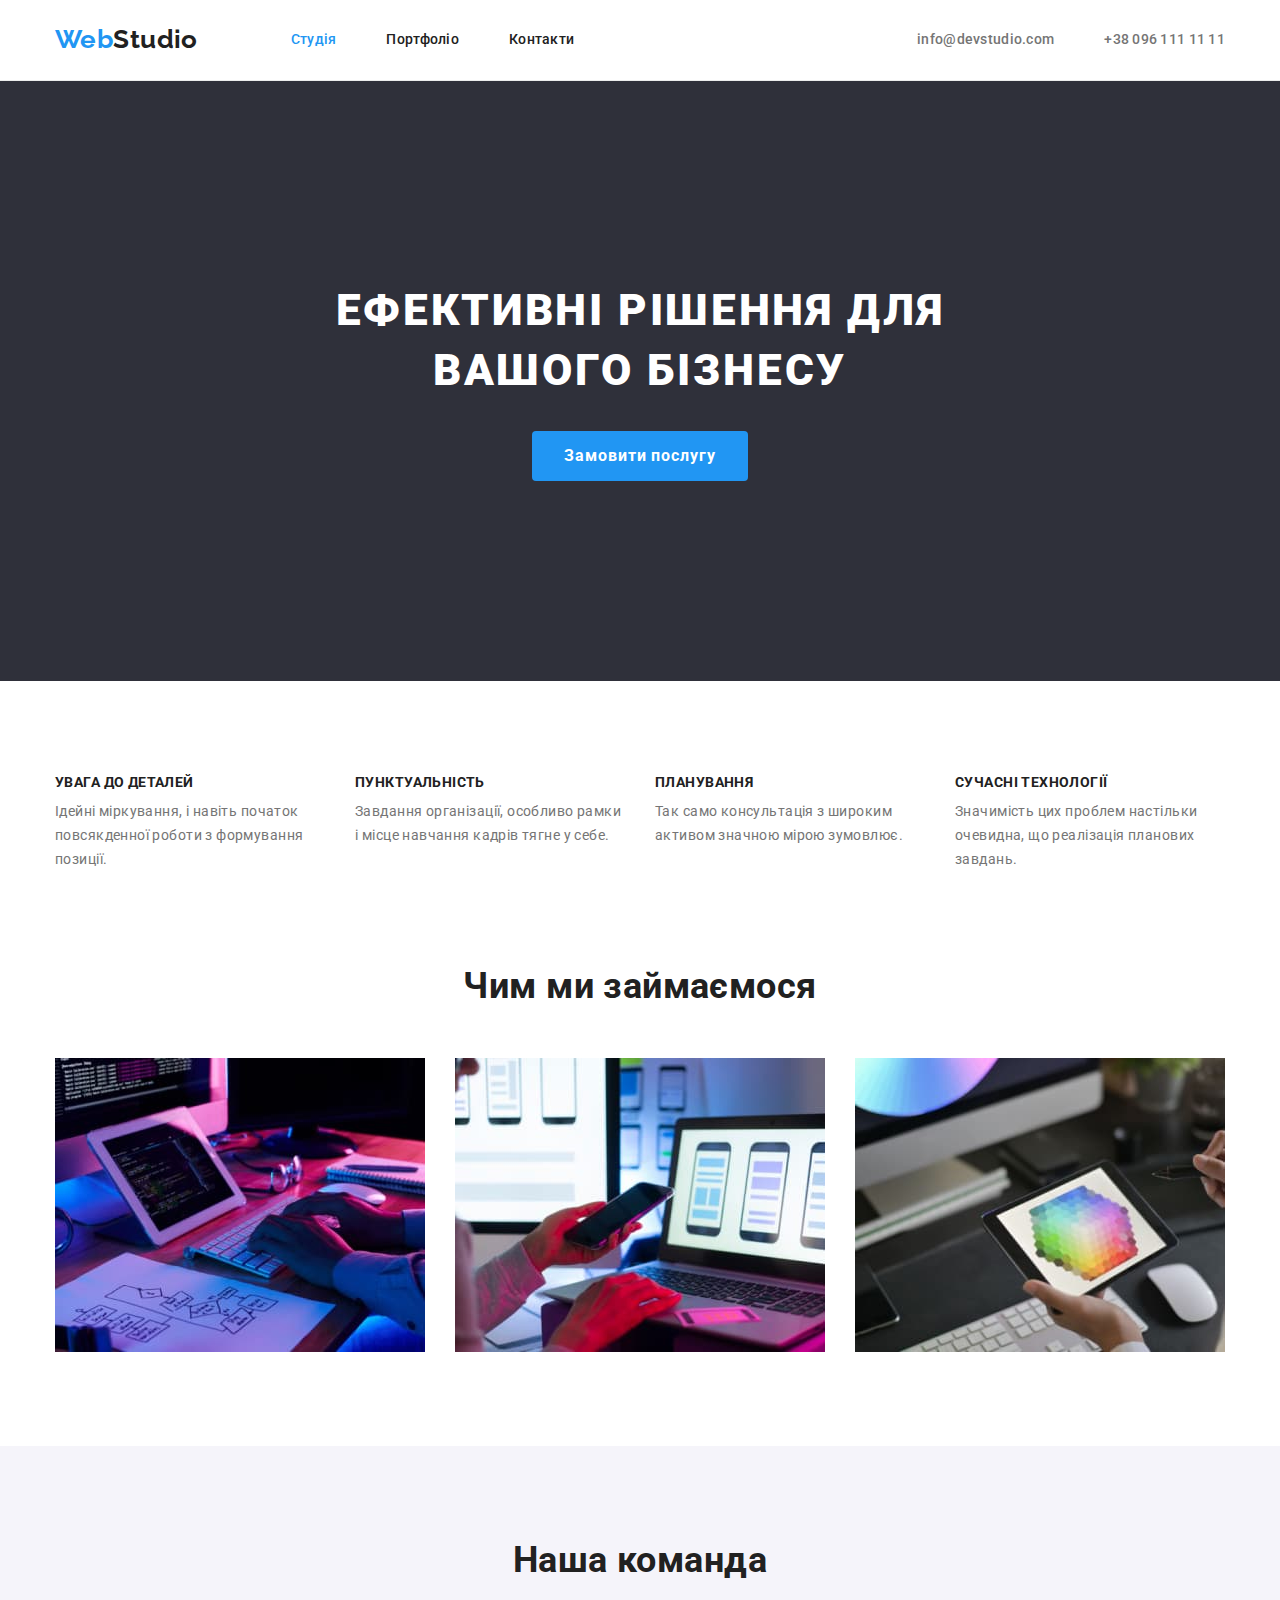
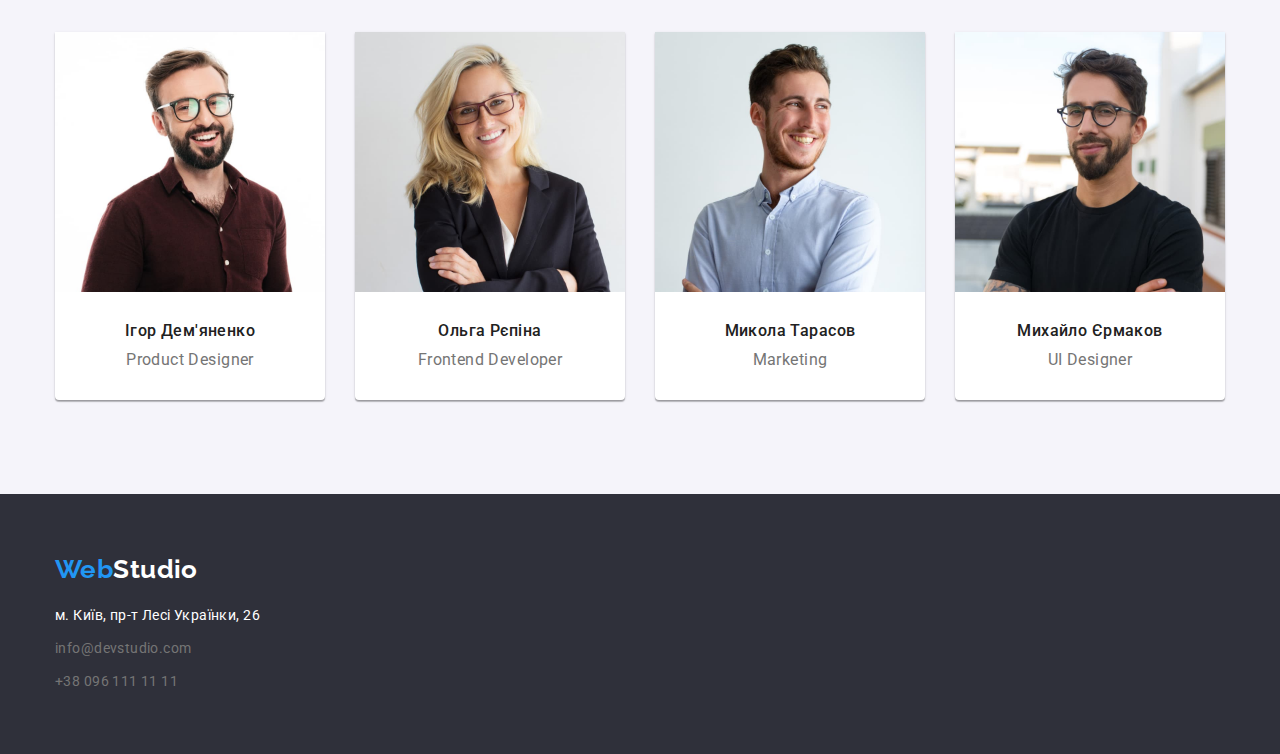
<file: index.html>
<!DOCTYPE html>
<html lang="uk">
  <head>
    <meta charset="UTF-8" />
    <meta http-equiv="X-UA-Compatible" content="IE=edge" />
    <meta name="viewport" content="width=device-width, initial-scale=1.0" />
    <title>Studio</title>
    <link
      rel="stylesheet"
      href="https://cdnjs.cloudflare.com/ajax/libs/modern-normalize/1.1.0/modern-normalize.min.css"
    />
    <link rel="stylesheet" href="./css/styles.css" />
    <link rel="preconnect" href="https://fonts.googleapis.com" />
    <link rel="preconnect" href="https://fonts.gstatic.com" crossorigin />
    <link
      href="https://fonts.googleapis.com/css2?family=Raleway:wght@700&family=Roboto:wght@400;500;700;900&display=swap"
      rel="stylesheet"
    />
  </head>
  <body>
    <!-- Header -->
    <header class="page-header">
      <div class="container header-div">
        <nav class="page-nav">
          <a class="header-logo" href="./index.html"
            ><span class="web-part">Web</span>Studio</a
          >
          <ul class="nav-list">
            <li class="list nav-item">
              <a class="nav-link link-current" href="./index.html">Студія</a>
            </li>
            <li class="list nav-item">
              <a class="nav-link" href="./portfolio.html">Портфоліо</a>
            </li>
            <li class="list nav-item">
              <a class="nav-link" href="./#">Контакти</a>
            </li>
          </ul>
          <ul class="contacts-list">
            <li class="list nav-item">
              <a class="nav-mail" href="#">info@devstudio.com</a>
            </li>
            <li class="list nav-item">
              <a class="nav-phone" href="tel:+380961111111"
                >+38 096 111 11 11</a
              >
            </li>
          </ul>
        </nav>
      </div>
    </header>
    <!-- Main -->
    <main>
      <!-- Hero -->
      <section class="hero">
        <div class="container">
          <h1 class="hero-title">Ефективні рішення для вашого бізнесу</h1>
          <button type="button" class="button">Замовити послугу</button>
        </div>
      </section>
      <!-- Benefits -->
      <section class="benefits section">
        <div class="container">
          <h2 class="benefits-title visually-hidden">
            Особливості нашої компанії
          </h2>
          <ul class="benefits-list">
            <li class="list benefits-item">
              <h3 class="benefits-caption">УВАГА ДО ДЕТАЛЕЙ</h3>
              <p class="benefits-text">
                Ідейні міркування, і навіть початок повсякденної роботи з
                формування позиції.
              </p>
            </li>
            <li class="list benefits-item">
              <h3 class="benefits-caption">ПУНКТУАЛЬНІСТЬ</h3>
              <p class="benefits-text">
                Завдання організації, особливо рамки і місце навчання кадрів
                тягне у себе.
              </p>
            </li>
            <li class="list benefits-item">
              <h3 class="benefits-caption">ПЛАНУВАННЯ</h3>
              <p class="benefits-text">
                Так само консультація з широким активом значною мірою зумовлює.
              </p>
            </li>
            <li class="list benefits-item">
              <h3 class="benefits-caption">СУЧАСНІ ТЕХНОЛОГІЇ</h3>
              <p class="benefits-text">
                Значимість цих проблем настільки очевидна, що реалізація
                планових завдань.
              </p>
            </li>
          </ul>
        </div>
      </section>
      <!-- Operation -->
      <section class="operation section">
        <div class="container operation-div">
          <h2 class="operation-title">Чим ми займаємося</h2>
          <ul class="operation-list">
            <li class="list operation-item">
              <img
                class="operation-img"
                src="./images/box-1.jpg"
                alt="Програміст за процесом розробки на робочому місці"
                width="370"
              />
            </li>
            <li class="list operation-item">
              <img
                class="operation-img"
                src="./images/box-2.jpg"
                alt="Веб дизайнери працюють над інтерфейсом програми для смартфонів"
                width="370"
              />
            </li>
            <li class="list operation-item">
              <img
                class="operation-img"
                src="./images/box-3.jpg"
                alt="Веб-дизайнер в процесі вибору кольору за допомогою графічного планшету"
                width="370"
              />
            </li>
          </ul>
        </div>
      </section>
      <!-- Team -->
      <section class="team section">
        <div class="container">
          <h2 class="team-title">Наша команда</h2>
          <ul class="team-list">
            <li class="list team-box">
              <img
                src="./images/img-team-1.jpg"
                alt="Ігор Дем'яненко Product Designer"
                width="270"
              />
              <h3 class="team-caption">Ігор Дем'яненко</h3>
              <p class="team-text">
                <span lang="en-GB">Product Designer</span>
              </p>
            </li>
            <li class="list team-box">
              <img
                src="./images/img-team-2.jpg"
                alt="Ольга Рєпіна Frontend Developer"
                width="270"
              />
              <h3 class="team-caption">Ольга Рєпіна</h3>
              <p class="team-text">
                <span lang="en-GB">Frontend Developer</span>
              </p>
            </li>
            <li class="list team-box">
              <img
                src="./images/img-team-3.jpg"
                alt="Микола Тарасов Marketing"
                width="270"
              />
              <h3 class="team-caption">Микола Тарасов</h3>
              <p class="team-text">
                <span lang="en-GB">Marketing</span>
              </p>
            </li>
            <li class="list team-box">
              <img
                src="./images/img-team-4.jpg"
                alt="Михайло Єрмаков UI Designer"
                width="270"
              />
              <h3 class="team-caption">Михайло Єрмаков</h3>
              <p class="team-text">
                <span lang="en-GB">UI Designer</span>
              </p>
            </li>
          </ul>
        </div>
      </section>
    </main>
    <!-- Footer -->
    <footer class="page-floor">
      <div class="floor container">
        <a class="floor-logo" href="./index.html"
          ><span class="web-part">Web</span>Studio</a
        >
        <address class="location">
          <ul class="location-list">
            <li class="list location-item">
              <a
                class="location"
                href="https://goo.gl/maps/XUwRcNz6kgD58abX9"
                target="_blank"
                rel="noreferrer noopener"
                >м. Київ, пр-т Лесі Українки, 26</a
              >
            </li>
            <li class="list location-item">
              <a class="floor-mail" href="#">info@devstudio.com</a>
            </li>
            <li class="list location-item">
              <a class="floor-phone" href="tel:+380961111111"
                >+38 096 111 11 11</a
              >
            </li>
          </ul>
        </address>
      </div>
    </footer>
  </body>
</html>
</file>
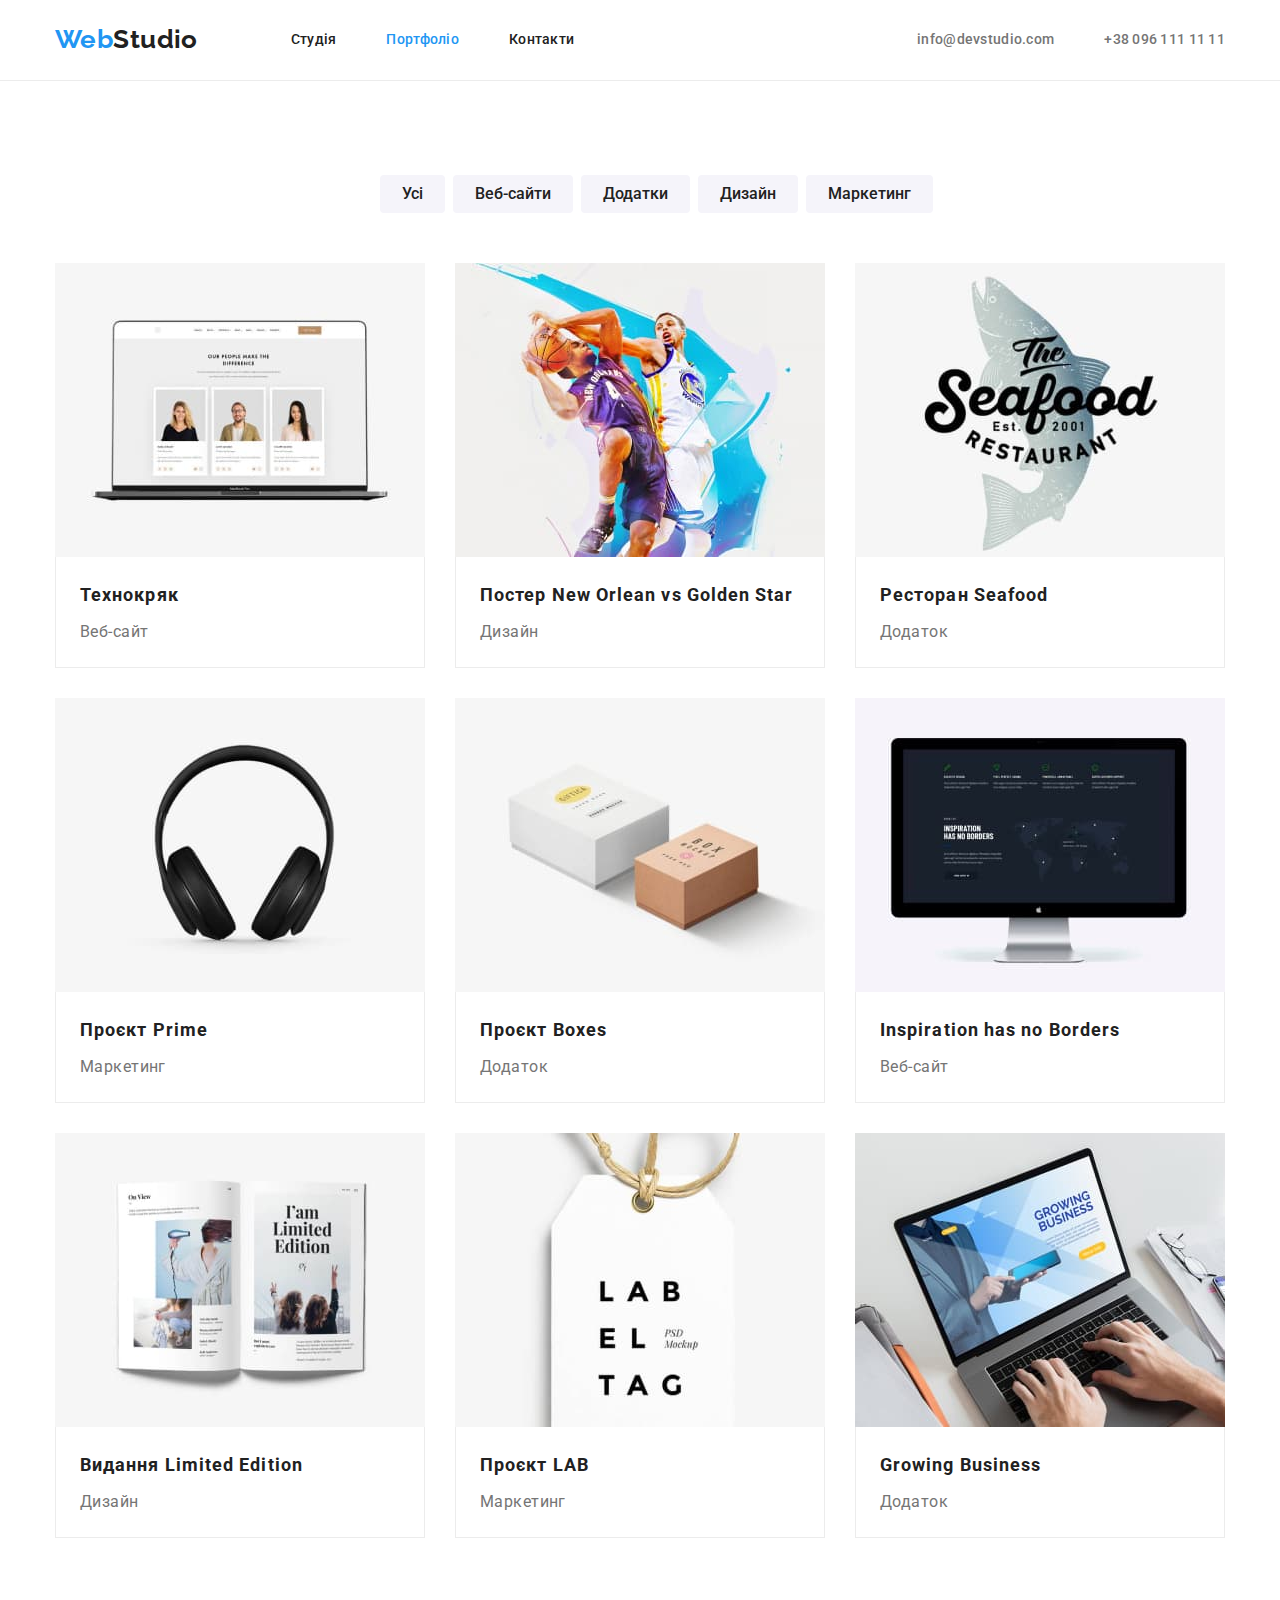
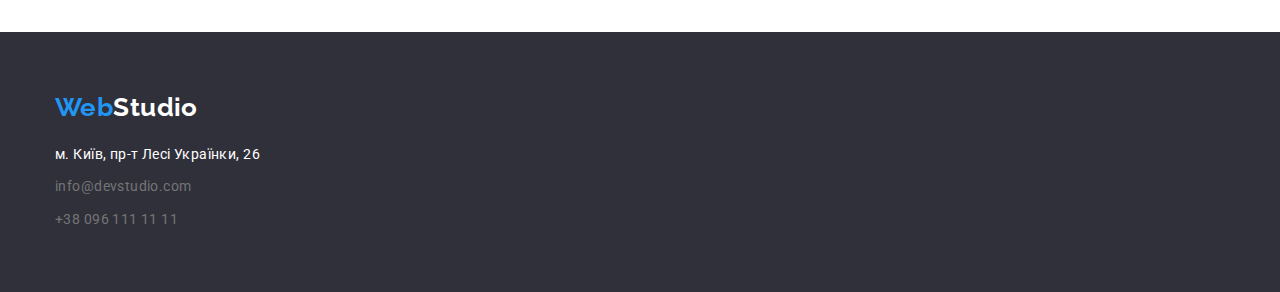
<file: portfolio.html>
<!DOCTYPE html>
<html lang="uk">
  <head>
    <meta charset="UTF-8" />
    <meta http-equiv="X-UA-Compatible" content="IE=edge" />
    <meta name="viewport" content="width=device-width, initial-scale=1.0" />
    <title>Portfolio</title>
    <link
      rel="stylesheet"
      href="https://cdnjs.cloudflare.com/ajax/libs/modern-normalize/1.1.0/modern-normalize.min.css"
    />
    <link rel="stylesheet" href="./css/styles.css" />
    <link rel="preconnect" href="https://fonts.googleapis.com" />
    <link rel="preconnect" href="https://fonts.gstatic.com" crossorigin />
    <link
      href="https://fonts.googleapis.com/css2?family=Raleway:wght@700&family=Roboto:wght@400;500;700;900&display=swap"
      rel="stylesheet"
    />
  </head>
  <body>
    <!-- Header -->
    <header class="page-header">
      <div class="container header-div">
        <nav class="page-nav">
          <a class="header-logo" href="./index.html"
            ><span class="web-part">Web</span>Studio</a
          >
          <ul class="nav-list">
            <li class="list nav-item">
              <a class="nav-link" href="./index.html">Студія</a>
            </li>
            <li class="list nav-item">
              <a class="nav-link link-current" href="./portfolio.html"
                >Портфоліо</a
              >
            </li>
            <li class="list nav-item">
              <a class="nav-link" href="./#">Контакти</a>
            </li>
          </ul>
          <ul class="contacts-list">
            <li class="list nav-item">
              <a class="nav-mail" href="#">info@devstudio.com</a>
            </li>
            <li class="list nav-item">
              <a class="nav-phone" href="tel:+380961111111"
                >+38 096 111 11 11</a
              >
            </li>
          </ul>
        </nav>
      </div>
    </header>
    <!-- Main -->
    <main>
      <!-- Projects -->
      <section class="projects section">
        <div class="container">
          <h1 class="projects-title visually-hidden">Наші проекти</h1>
          <ul class="projects-buttons">
            <li class="list">
              <button type="button" class="project-btn">Усі</button>
            </li>
            <li class="list">
              <button type="button" class="project-btn">Веб-сайти</button>
            </li>
            <li class="list">
              <button type="button" class="project-btn">Додатки</button>
            </li>
            <li class="list">
              <button type="button" class="project-btn">Дизайн</button>
            </li>
            <li class="list">
              <button type="button" class="project-btn">Маркетинг</button>
            </li>
          </ul>
          <ul class="projects-list">
            <li class="list project-box">
              <img
                src="./images/img-web-page.jpg"
                alt="Веб-сайт Технокряк"
                width="370"
              />
              <div class="project-dsc">
                <h2 class="project-caption">Технокряк</h2>
                <p class="project-text">Веб-сайт</p>
              </div>
            </li>
            <li class="list project-box">
              <img
                src="./images/img-poster.jpg"
                alt="Дизайн постеру New Orlean vs Golden Star"
                width="370"
              />
              <div class="project-dsc">
                <h2 class="project-caption">
                  Постер <span lang="en-GB">New Orlean vs Golden Star</span>
                </h2>
                <p class="project-text">Дизайн</p>
              </div>
            </li>
            <li class="list project-box">
              <img
                src="./images/img-restaurant.jpg"
                alt="Додаток для ресторану Seafood"
                width="370"
              />
              <div class="project-dsc">
                <h2 class="project-caption">
                  Ресторан <span lang="en-GB">Seafood</span>
                </h2>
                <p class="project-text">Додаток</p>
              </div>
            </li>
            <li class="list project-box">
              <img
                src="./images/img-prime.jpg"
                alt="Маркетинг для проєкту Prime"
                width="370"
              />
              <div class="project-dsc">
                <h2 class="project-caption">
                  Проєкт <span lang="en-GB">Prime</span>
                </h2>
                <p class="project-text">Маркетинг</p>
              </div>
            </li>
            <li class="list project-box">
              <img
                src="./images/img-boxes.jpg"
                alt="Проєкт Boxes"
                width="370"
              />
              <div class="project-dsc">
                <h2 class="project-caption">
                  Проєкт <span lang="en-GB">Boxes</span>
                </h2>
                <p class="project-text">Додаток</p>
              </div>
            </li>
            <li class="list project-box">
              <img
                src="./images/img-inspiration.jpg"
                alt="Веб-сайт Inspiration has no Borders"
                width="370"
              />
              <div class="project-dsc">
                <h2 class="project-caption">
                  <span lang="en-GB">Inspiration has no Borders</span>
                </h2>
                <p class="project-text">Веб-сайт</p>
              </div>
            </li>
            <li class="list project-box">
              <img
                src="./images/img-le.jpg"
                alt="Дизайн для видання Limited Edition"
                width="370"
              />
              <div class="project-dsc">
                <h2 class="project-caption">
                  Видання <span lang="en-GB">Limited Edition</span>
                </h2>
                <p class="project-text">Дизайн</p>
              </div>
            </li>
            <li class="list project-box">
              <img
                src="./images/img-lab.jpg"
                alt="Маркетинг для проєкту LAB"
                width="370"
              />
              <div class="project-dsc">
                <h2 class="project-caption">
                  Проєкт <span lang="en-GB">LAB</span>
                </h2>
                <p class="project-text">Маркетинг</p>
              </div>
            </li>
            <li class="list project-box">
              <img
                src="./images/img-gb.jpg"
                alt="Growing Business"
                width="370"
              />
              <div class="project-dsc">
                <h2 class="project-caption">
                  <span lang="en-GB">Growing Business</span>
                </h2>
                <p class="project-text">Додаток</p>
              </div>
            </li>
          </ul>
        </div>
      </section>
    </main>
    <!-- Footer -->
    <footer class="page-floor">
      <div class="floor container">
        <a class="floor-logo" href="./index.html"
          ><span class="web-part">Web</span>Studio</a
        >
        <address class="location">
          <ul class="location-list">
            <li class="list location-item">
              <a
                class="location"
                href="https://goo.gl/maps/XUwRcNz6kgD58abX9"
                target="_blank"
                rel="noreferrer noopener"
                >м. Київ, пр-т Лесі Українки, 26</a
              >
            </li>
            <li class="list location-item">
              <a class="floor-mail" href="#">info@devstudio.com</a>
            </li>
            <li class="list location-item">
              <a class="floor-phone" href="tel:+380961111111"
                >+38 096 111 11 11</a
              >
            </li>
          </ul>
        </address>
      </div>
    </footer>
  </body>
</html>
</file>
<file: css/styles.css>
html {
  box-sizing: border-box;
}

*,
*::before,
*::after {
  box-sizing: inherit;
}

:root {
  --main-page-color: #ffffff;
  --secondary-page-color: #2f303a;
  --third-page-color: #f5f4fa;
  --main-text-color: #212121;
  --secondary-text-color: #757575;
  --accent-color: #2196f3;
  --border-color: #ececec;
}

body {
  font-family: "Roboto", sans-serif;
  background-color: var(--main-page-color);
  font-size: 14px;
  letter-spacing: 0.03em;
  color: var(--main-text-color);
}

.visually-hidden {
  position: absolute;
  width: 1px;
  height: 1px;
  margin: -1px;
  border: 0;
  padding: 0;

  white-space: nowrap;
  clip-path: inset(100%);
  clip: rect(0 0 0 0);
  overflow: hidden;
}

h1,
h2,
h3,
ul,
p {
  margin: 0;
  /* padding: 0; */
}

img {
  display: block;
  max-width: 100%;
  height: auto;
}

/* div,
h1,
h2,
h3,
ul,
li,
a,
p,
button {
  outline: 1px solid rgb(111, 0, 237);
} */

/* container */

.container {
  width: 1200px;
  margin-left: auto;
  margin-right: auto;
  padding-left: 15px;
  padding-right: 15px;
}

/* section */

.section {
  padding-top: 94px;
  padding-bottom: 94px;
}

/* index and portfolio both */

.list {
  list-style: none;
}

/* header */

.page-header {
  background-color: var(--main-page-color);
  border-bottom: 1px solid var(--border-color);
}

.page-nav {
  display: flex;
  align-items: center;
}

.header-logo {
  display: block;
  font-family: "Raleway", sans-serif;
  font-weight: 700;
  font-size: 26px;
  line-height: 1.19;
  color: var(--main-text-color);
  text-decoration: none;
  padding-top: 24px;
  padding-bottom: 25px;
  margin-right: 93px;
}

.header-logo:hover,
.header-logo:focus {
  background-color: var(--main-page-color);
}

.web-part {
  color: var(--accent-color);
}

.nav-list {
  display: inherit;
  padding-left: 0;
}

.nav-item {
  margin-right: 50px;
}

.nav-item:last-of-type {
  margin-right: 0;
}

.nav-link {
  display: block;
  font-weight: 500;
  line-height: 1.14;
  letter-spacing: 0.02em;
  color: var(--main-text-color);
  text-decoration: none;
  padding-top: 32px;
  padding-bottom: 32px;
}

.nav-link:hover {
  color: var(--accent-color);
}

.nav-link:focus {
  color: var(--main-text-color);
}

.link-current {
  color: var(--accent-color);
}

.contacts-list {
  display: inherit;
  padding-left: 0;
  margin-left: auto;
}

.nav-mail {
  display: block;
  font-weight: 500;
  line-height: 1.14;
  letter-spacing: 0.02em;
  color: var(--secondary-text-color);
  text-decoration: none;
  padding-top: 32px;
  padding-bottom: 32px;
}

.nav-mail:hover {
  color: var(--accent-color);
}

.nav-mail:focus {
  color: var(--main-text-color);
}

.nav-phone {
  display: block;
  font-weight: 500;
  line-height: 1.14;
  letter-spacing: 0.02em;
  color: var(--secondary-text-color);
  text-decoration: none;
  padding-top: 32px;
  padding-bottom: 32px;
}

.nav-phone:hover {
  color: var(---accent-color);
}

.nav-phone:focus {
  color: var(--main-text-color);
}

/* footer */

.page-floor {
  background-color: var(--secondary-page-color);
  padding-top: 60px;
  padding-bottom: 60px;
}

.floor-logo {
  display: inline-block;
  font-family: "Raleway";
  font-weight: 700;
  font-size: 26px;
  line-height: 1.19;
  color: var(--main-page-color);
  text-decoration: none;
  margin-bottom: 20px;
}

.floor-logo:hover,
.floor-logo:focus {
  background-color: var(--secondary-page-color);
}

.location-list {
  display: inline-block;
  padding-left: 0;
}

.location-item {
  margin-bottom: 9px;
}

.location-item:last-of-type {
  margin-bottom: 0;
}

.location {
  font-style: normal;
  line-height: 1.71;
  color: var(--main-page-color);
  text-decoration: none;
}

.location:hover {
  color: var(--accent-color);
}

.location:focus {
  color: var(--secondary-text-color);
}

.floor-mail {
  font-style: normal;
  line-height: 1.71;
  color: var(--secondary-text-color);
  text-decoration: none;
}

.floor-mail:hover {
  color: var(--accent-color);
}

.floor-mail:focus {
  color: var(--secondary-text-color);
}

.floor-phone {
  font-style: normal;
  line-height: 1.71;
  color: var(--secondary-text-color);
  text-decoration: none;
}

.floor-phone:hover {
  color: var(--accent-color);
}

.floor-phone:focus {
  color: var(--secondary-text-color);
}

/* index.html  */

/* Hero */

.hero {
  background-color: var(--secondary-page-color);
  padding-top: 200px;
  padding-bottom: 200px;
  text-align: center;
}

.hero-title {
  font-weight: 900;
  font-size: 44px;
  line-height: 1.36;
  letter-spacing: 0.06em;
  text-transform: uppercase;
  color: var(--main-page-color);
  width: 696px;
  margin-left: auto;
  margin-right: auto;
}

.button {
  display: inline-block;
  cursor: pointer;
  font-family: inherit;
  font-weight: 700;
  font-size: 16px;
  line-height: 1.87;
  letter-spacing: 0.06em;
  color: var(--main-page-color);
  background-color: var(--accent-color);
  border: var(--accent-color);
  border-radius: 4px;
  margin-top: 30px;

  padding-top: 10px;
  padding-bottom: 10px;
  padding-left: 32px;
  padding-right: 32px;
  min-width: 216px;
}

.button:hover {
  color: var(--main-page-color);
  background-color: var(--accent-color);
  border: 1px solid var(--accent-color);
  border-radius: 4px;
}

.button:focus {
  color: var(--main-page-color);
  background-color: var(--accent-color);
  border: var(--accent-color);
  border: 1px solid var(--accent-color);
  border-radius: 4px;
}

/* Benefits  */

.benefits-list {
  display: flex;
  padding-left: 0;
}

.benefits-item {
  margin-right: 30px;
  max-width: 270px;
}

.benefits-item:last-of-type {
  margin-right: 0;
}

.benefits-caption {
  font-size: 14px;
  font-weight: 700;
  line-height: 1.14;
  text-transform: uppercase;
  color: var(--main-text-color);
  margin-bottom: 10px;
}

.benefits-text {
  line-height: 1.71;
  color: var(--secondary-text-color);
}

/* Operation */

.operation {
  padding-top: 0;
}

.operation-title {
  font-weight: 700;
  font-size: 36px;
  line-height: 1.16;
  color: var(--main-text-color);
  text-align: center;
  margin-bottom: 50px;
}

.operation-list {
  display: flex;
  padding-left: 0;
}

.operation-img {
  width: 370px;
}

.operation-item {
  margin-right: 30px;
}

.operation-item:last-of-type {
  margin-right: 0;
}

/* Team */

.team {
  background-color: var(--third-page-color);
}

.team-title {
  font-weight: 700;
  font-size: 36px;
  line-height: 1.16;
  color: var(--main-text-color);
  text-align: center;
  margin-bottom: 50px;
}

.team-list {
  display: flex;
  padding-left: 0;
}

.team-box {
  background-color: var(--main-page-color);
  box-shadow: 0px 1px 3px rgba(0, 0, 0, 0.12), 0px 1px 1px rgba(0, 0, 0, 0.14),
    0px 2px 1px rgba(0, 0, 0, 0.2);
  border-radius: 0px 0px 4px 4px;
  margin-right: 30px;
  width: 270px;
}

.team-box:last-of-type {
  margin-right: 0;
}

.team-caption {
  font-weight: 500;
  font-size: 16px;
  line-height: 1.18;
  color: var(--main-text-color);
  margin-top: 30px;
  margin-bottom: 10px;
  text-align: center;
}

.team-text {
  font-size: 16px;
  line-height: 1.18;
  color: var(--secondary-text-color);
  margin-bottom: 30px;
  text-align: center;
}

/* portfolio.html  */

/* Projects */

.project {
  background-color: var(--main-page-color);
}

.projects-buttons {
  background-color: var(--main-page-color);
  display: flex;
  justify-content: center;
  margin-bottom: 50px;
}

.projects-buttons li {
  margin-right: 8px;
}

.project-btn {
  display: inline-block;
  cursor: pointer;
  font-family: inherit;
  font-weight: 500;
  font-size: 16px;
  line-height: 1.62;
  color: var(--main-text-color);
  background-color: var(--third-page-color);
  border: var(--third-page-color);
  border-radius: 4px;

  padding-top: 6px;
  padding-bottom: 6px;
  padding-left: 22px;
  padding-right: 22px;
}

.project-btn:hover {
  color: var(--main-page-color);
  background-color: var(--accent-color);
  border: none;
}

.project-btn:focus {
  color: var(--main-page-color);
  background-color: var(--accent-color);
  border: none;
}

.projects-list {
  display: flex;
  flex-wrap: wrap;
  padding: 0;
  /* gap: 30px; */
}

.project-box {
  display: block;
  max-width: 370px;
  margin-bottom: 30px;
  margin-right: 30px;
  /* flex-basis: calc((100% - 20px) / 3); */
}

.project-box:nth-child(3n) {
  margin-right: 0;
}

.project-box:nth-last-child(-n + 3) {
  margin-bottom: 0;
}

.project-dsc {
  border-left: 1px solid var(--border-color);
  border-right: 1px solid var(--border-color);
  border-bottom: 1px solid var(--border-color);
  padding-top: 20px;
  padding-bottom: 20px;
  padding-left: 24px;
  padding-right: 24px;
}

.project-caption {
  font-weight: 700;
  font-size: 18px;
  line-height: 2;
  letter-spacing: 0.06em;
  color: var(--main-text-color);
  margin-bottom: 4px;
}

.project-text {
  font-size: 16px;
  line-height: 1.87;
  color: var(--secondary-text-color);
}
</file>
